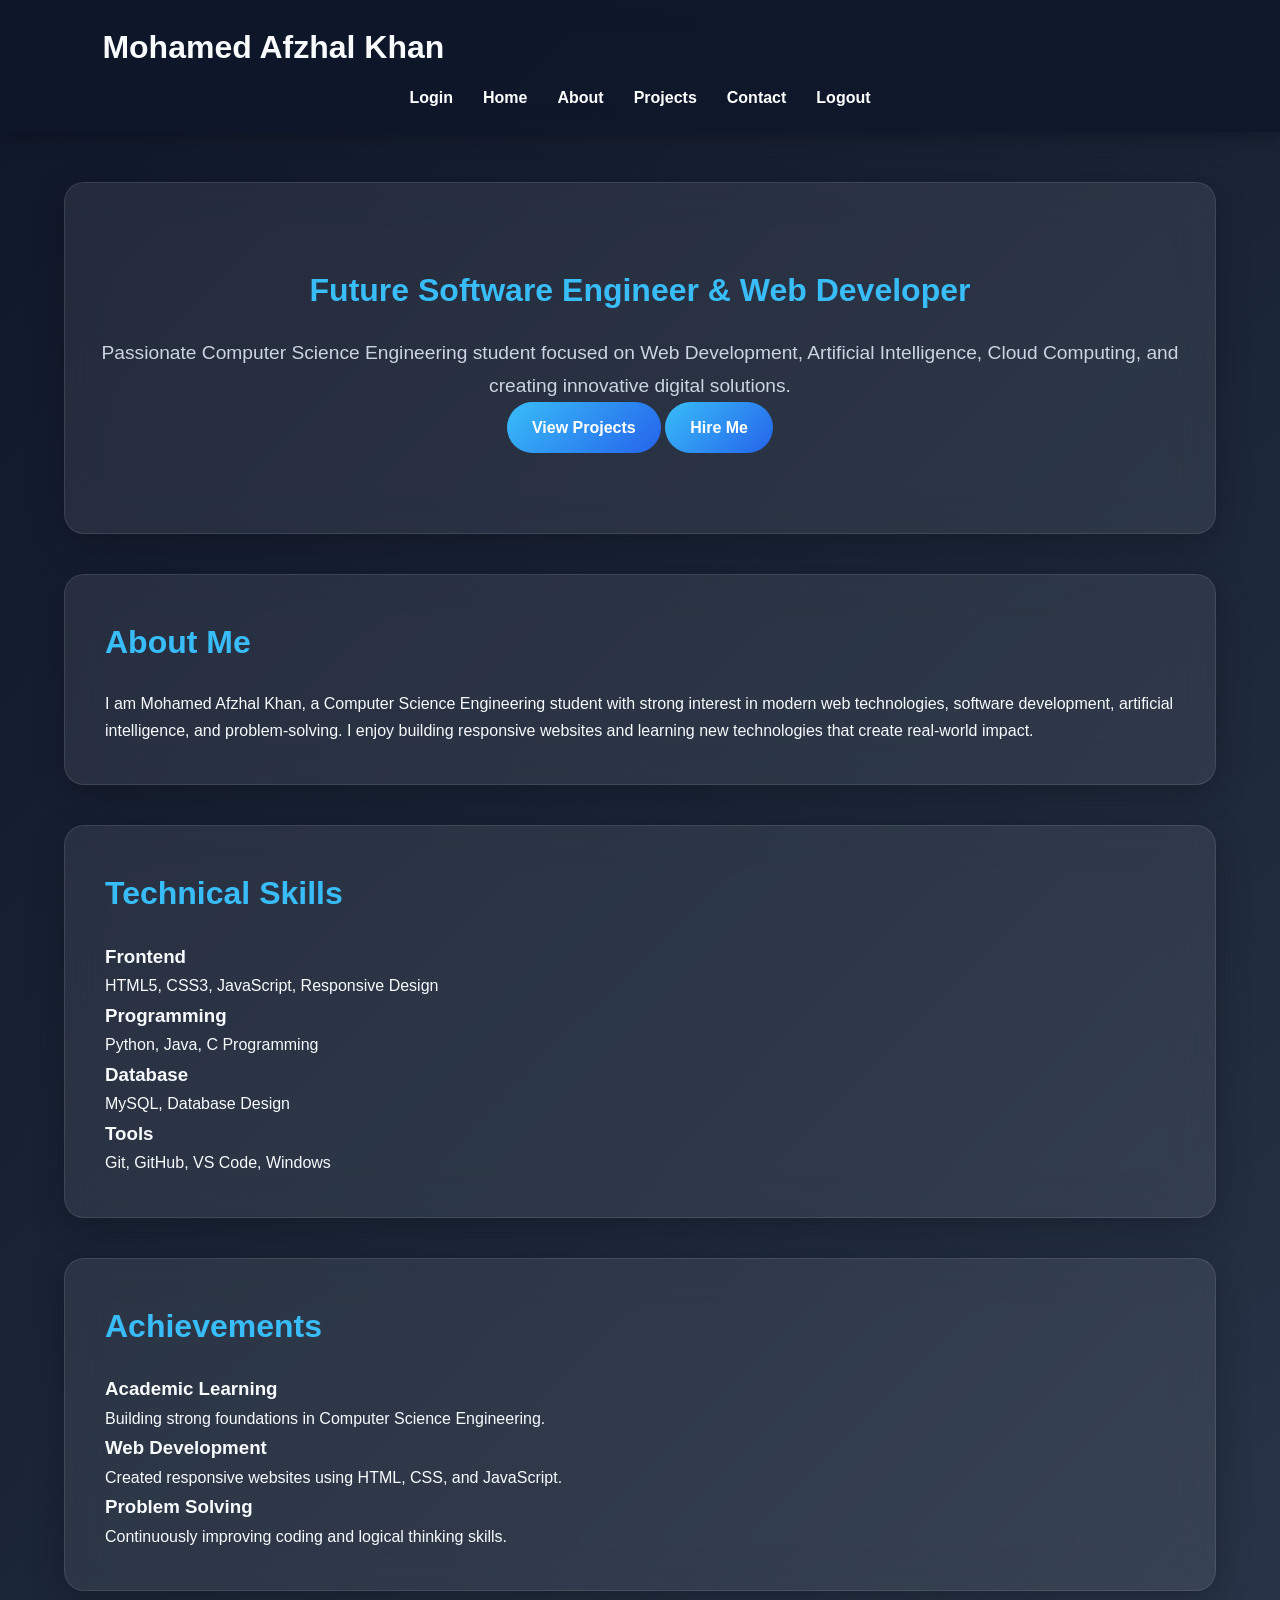
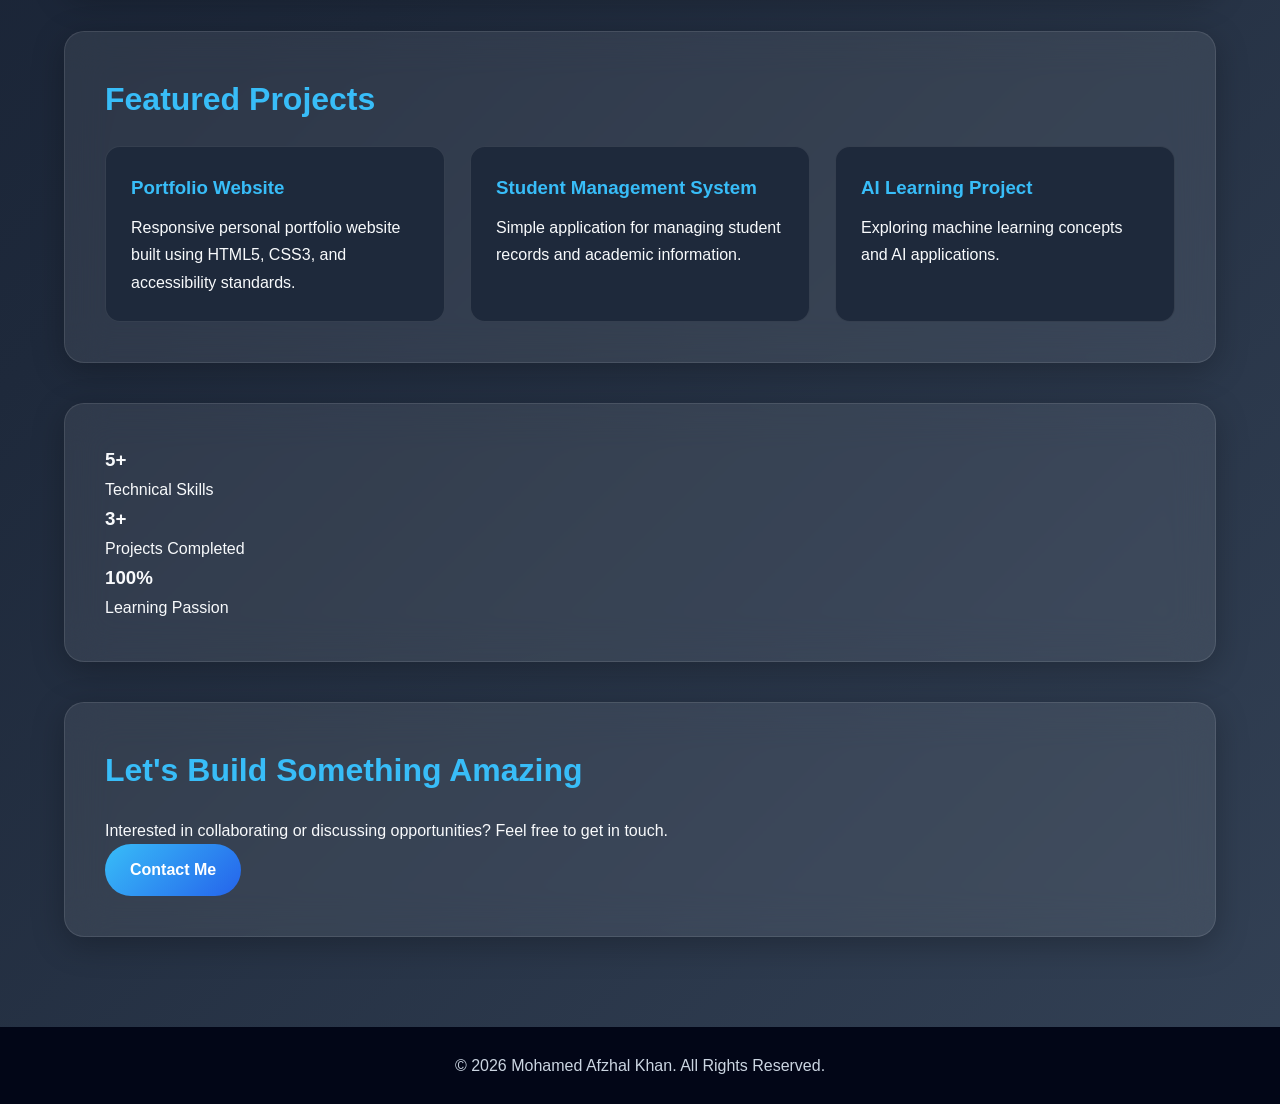
<file: index.html>
<!DOCTYPE html>
<html lang="en">
<head>
<meta charset="UTF-8">
<meta name="viewport" content="width=device-width, initial-scale=1.0">

<title>Mohamed Afzhal Khan | Portfolio</title>

<meta name="description" content="Personal Portfolio of Mohamed Afzhal Khan - Computer Science Engineering Student, Web Developer, and Technology Enthusiast.">

<meta name="keywords" content="Portfolio, Web Developer, HTML, CSS, JavaScript, Python, AI, Computer Science">

<meta name="author" content="Mohamed Afzhal Khan">

<link rel="stylesheet" href="style.css">
</head>

<body>

<a href="#main-content" class="skip-link">
Skip to Main Content
</a>

<header>

<div class="logo">
    <h1>Mohamed Afzhal Khan</h1>
</div>

<nav aria-label="Primary Navigation">
<ul>
<li><a href="login.html">Login</a></li>
<li><a href="home.html">Home</a></li>
<li><a href="about.html">About</a></li>
<li><a href="projects.html">Projects</a></li>
<li><a href="contact.html">Contact</a></li>
<li><a href="logout.html">Logout</a></li>
</ul>
</nav>

</header>

<main id="main-content">

<!-- Hero Section -->

<section class="hero">

<div class="hero-content">

<h2>Future Software Engineer & Web Developer</h2>

<p>
Passionate Computer Science Engineering student focused on
Web Development, Artificial Intelligence, Cloud Computing,
and creating innovative digital solutions.
</p>

<div class="hero-buttons">
<a href="projects.html" class="btn">View Projects</a>
<a href="contact.html" class="btn btn-outline">Hire Me</a>
</div>

</div>

</section>

<!-- About Preview -->

<section class="about-preview">

<h2>About Me</h2>

<p>
I am Mohamed Afzhal Khan, a Computer Science Engineering student
with strong interest in modern web technologies, software development,
artificial intelligence, and problem-solving. I enjoy building
responsive websites and learning new technologies that create
real-world impact.
</p>

</section>

<!-- Skills -->

<section class="skills">

<h2>Technical Skills</h2>

<div class="skills-grid">

<div class="skill-card">
<h3>Frontend</h3>
<p>HTML5, CSS3, JavaScript, Responsive Design</p>
</div>

<div class="skill-card">
<h3>Programming</h3>
<p>Python, Java, C Programming</p>
</div>

<div class="skill-card">
<h3>Database</h3>
<p>MySQL, Database Design</p>
</div>

<div class="skill-card">
<h3>Tools</h3>
<p>Git, GitHub, VS Code, Windows</p>
</div>

</div>

</section>

<!-- Achievements -->

<section class="achievements">

<h2>Achievements</h2>

<div class="achievement-grid">

<div class="achievement-card">
<h3>Academic Learning</h3>
<p>Building strong foundations in Computer Science Engineering.</p>
</div>

<div class="achievement-card">
<h3>Web Development</h3>
<p>Created responsive websites using HTML, CSS, and JavaScript.</p>
</div>

<div class="achievement-card">
<h3>Problem Solving</h3>
<p>Continuously improving coding and logical thinking skills.</p>
</div>

</div>

</section>

<!-- Projects Preview -->

<section class="projects-preview">

<h2>Featured Projects</h2>

<div class="project-grid">

<div class="project-card">
<h3>Portfolio Website</h3>
<p>
Responsive personal portfolio website built using
HTML5, CSS3, and accessibility standards.
</p>
</div>

<div class="project-card">
<h3>Student Management System</h3>
<p>
Simple application for managing student records
and academic information.
</p>
</div>

<div class="project-card">
<h3>AI Learning Project</h3>
<p>
Exploring machine learning concepts and AI applications.
</p>
</div>

</div>

</section>

<!-- Statistics -->

<section class="stats">

<div class="stat-box">
<h3>5+</h3>
<p>Technical Skills</p>
</div>

<div class="stat-box">
<h3>3+</h3>
<p>Projects Completed</p>
</div>

<div class="stat-box">
<h3>100%</h3>
<p>Learning Passion</p>
</div>

</section>

<!-- Contact CTA -->

<section class="cta">

<h2>Let's Build Something Amazing</h2>

<p>
Interested in collaborating or discussing opportunities?
Feel free to get in touch.
</p>

<a href="contact.html" class="btn">
Contact Me
</a>

</section>

</main>

<footer>

<p>
© 2026 Mohamed Afzhal Khan. All Rights Reserved.
</p>

</footer>

</body>
</html>
</file>
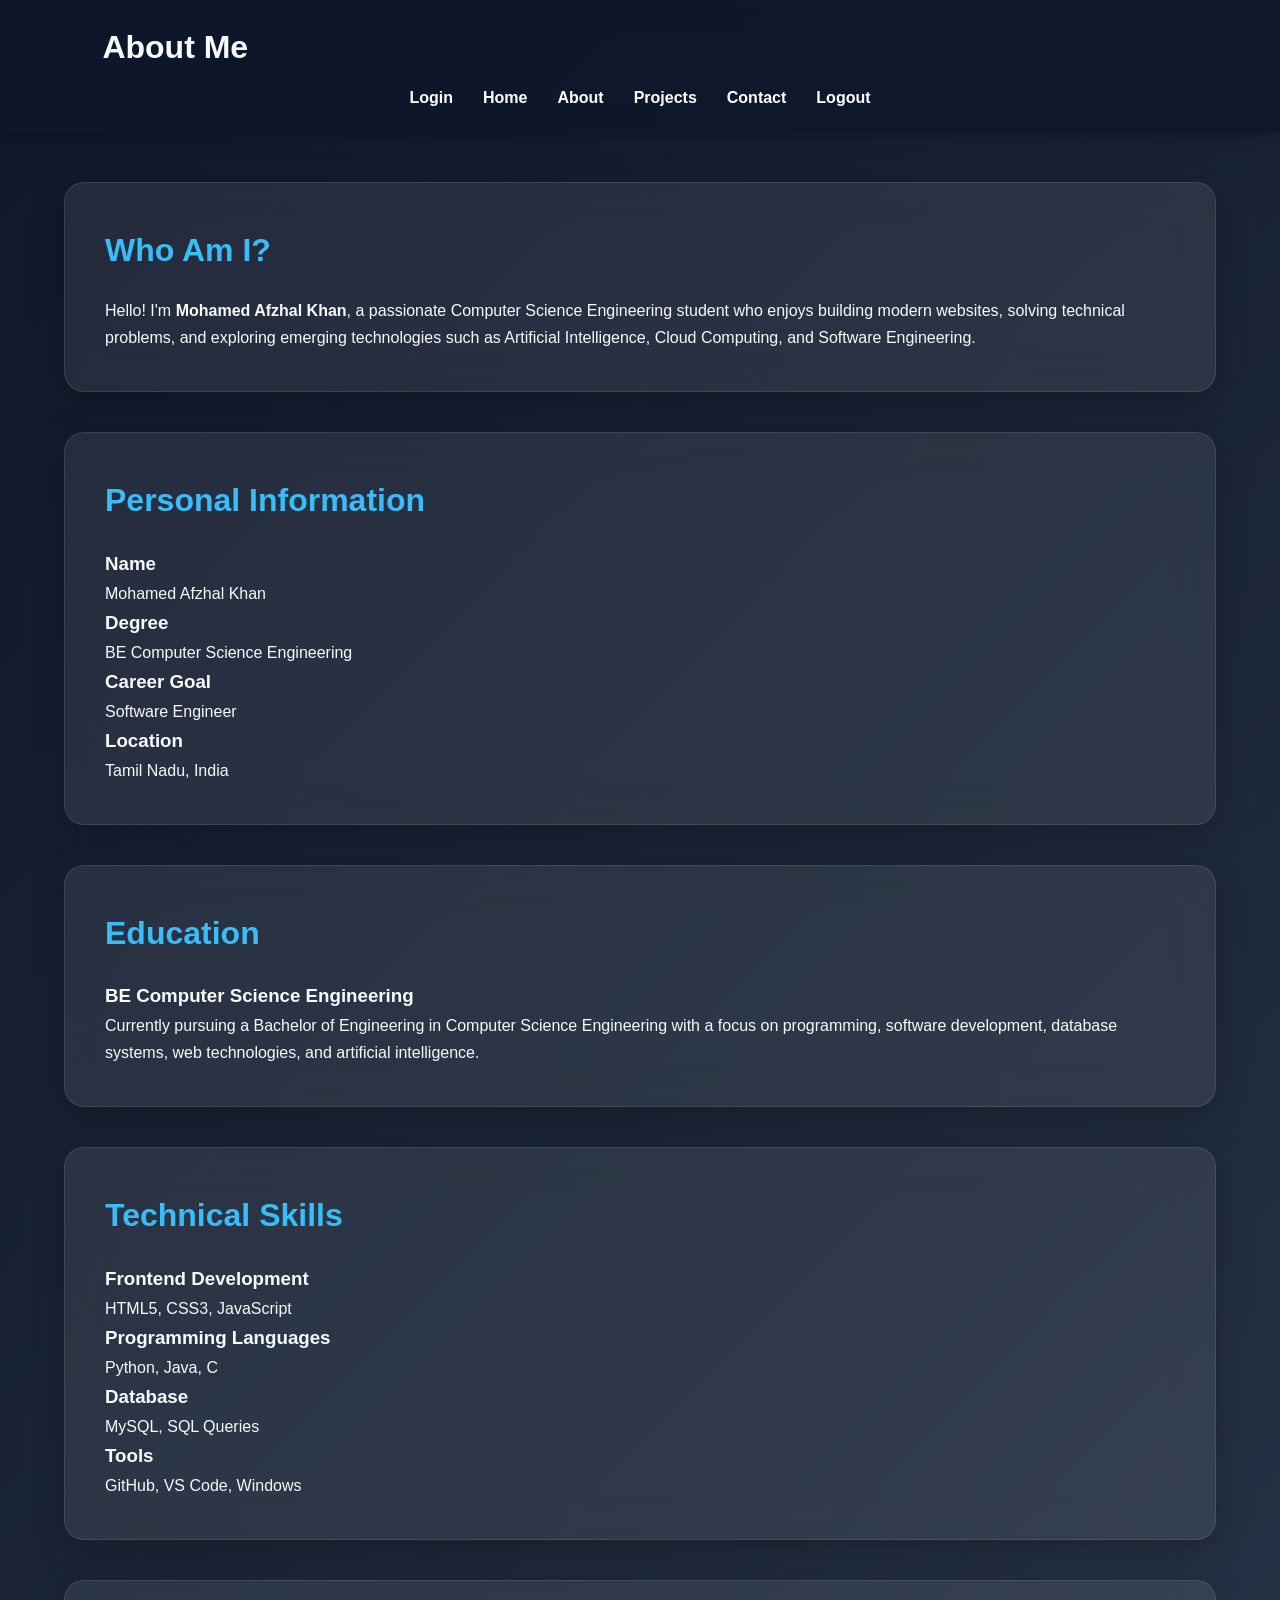
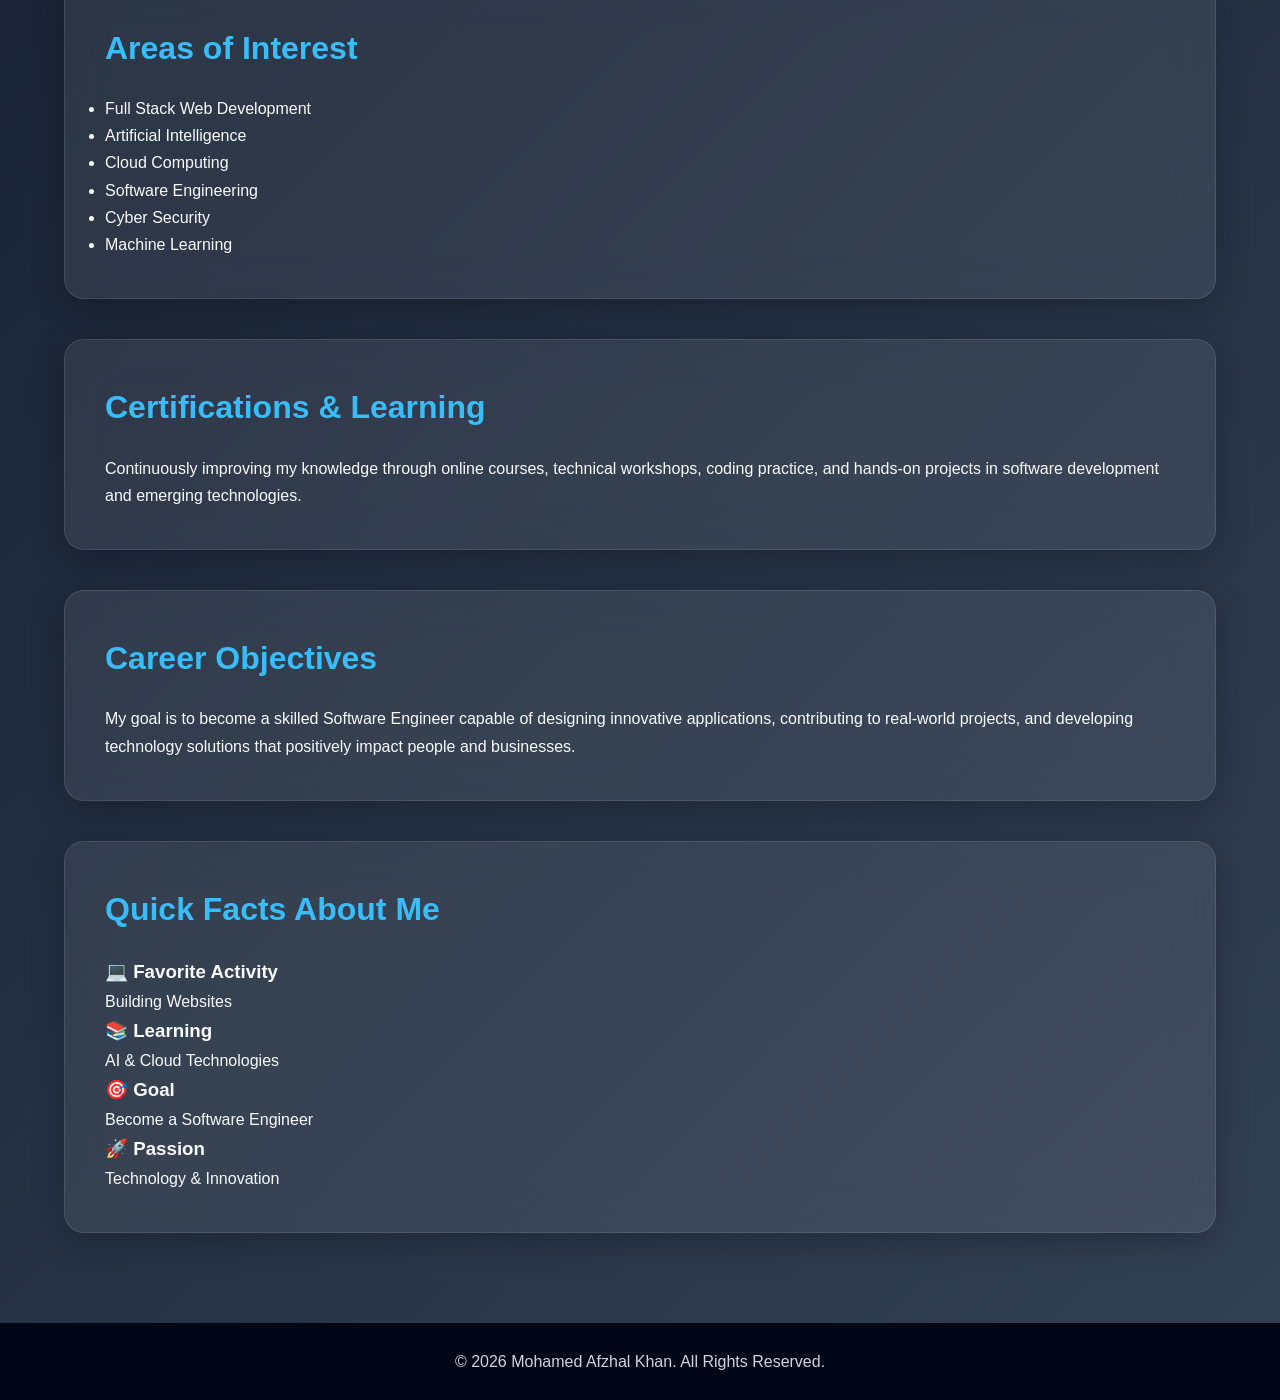
<file: about.html>
<!DOCTYPE html>
<html lang="en">
<head>
<meta charset="UTF-8">
<meta name="viewport" content="width=device-width, initial-scale=1.0">

<title>About Me | Mohamed Afzhal Khan Portfolio</title>

<meta name="description" content="Learn more about Mohamed Afzhal Khan, Computer Science Engineering Student and Web Developer.">

<meta name="keywords" content="About Me, Portfolio, Computer Science, Web Developer">

<meta name="author" content="Mohamed Afzhal Khan">

<link rel="stylesheet" href="style.css">
</head>

<body>

<a href="#main-content" class="skip-link">
Skip to Main Content
</a>

<header>

<h1>About Me</h1>

<nav aria-label="Primary Navigation">
<ul>
<li><a href="login.html">Login</a></li>
<li><a href="home.html">Home</a></li>
<li><a href="about.html">About</a></li>
<li><a href="projects.html">Projects</a></li>
<li><a href="contact.html">Contact</a></li>
<li><a href="logout.html">Logout</a></li>
</ul>
</nav>

</header>

<main id="main-content">

<!-- Hero Section -->

<section class="about-hero">

<h2>Who Am I?</h2>

<p>
Hello! I'm <strong>Mohamed Afzhal Khan</strong>, a passionate
Computer Science Engineering student who enjoys building
modern websites, solving technical problems, and exploring
emerging technologies such as Artificial Intelligence,
Cloud Computing, and Software Engineering.
</p>

</section>

<!-- Personal Information -->

<section class="personal-info">

<h2>Personal Information</h2>

<div class="info-grid">

<div class="info-card">
<h3>Name</h3>
<p>Mohamed Afzhal Khan</p>
</div>

<div class="info-card">
<h3>Degree</h3>
<p>BE Computer Science Engineering</p>
</div>

<div class="info-card">
<h3>Career Goal</h3>
<p>Software Engineer</p>
</div>

<div class="info-card">
<h3>Location</h3>
<p>Tamil Nadu, India</p>
</div>

</div>

</section>

<!-- Education -->

<section class="education">

<h2>Education</h2>

<article class="education-card">

<h3>BE Computer Science Engineering</h3>

<p>
Currently pursuing a Bachelor of Engineering in Computer
Science Engineering with a focus on programming,
software development, database systems,
web technologies, and artificial intelligence.
</p>

</article>

</section>

<!-- Skills -->

<section class="skills">

<h2>Technical Skills</h2>

<div class="skills-grid">

<div class="skill-card">
<h3>Frontend Development</h3>
<p>HTML5, CSS3, JavaScript</p>
</div>

<div class="skill-card">
<h3>Programming Languages</h3>
<p>Python, Java, C</p>
</div>

<div class="skill-card">
<h3>Database</h3>
<p>MySQL, SQL Queries</p>
</div>

<div class="skill-card">
<h3>Tools</h3>
<p>GitHub, VS Code, Windows</p>
</div>

</div>

</section>

<!-- Interests -->

<section class="interests">

<h2>Areas of Interest</h2>

<ul>
<li>Full Stack Web Development</li>
<li>Artificial Intelligence</li>
<li>Cloud Computing</li>
<li>Software Engineering</li>
<li>Cyber Security</li>
<li>Machine Learning</li>
</ul>

</section>

<!-- Certifications -->

<section class="certifications">

<h2>Certifications & Learning</h2>

<p>
Continuously improving my knowledge through online courses,
technical workshops, coding practice, and hands-on projects
in software development and emerging technologies.
</p>

</section>

<!-- Career Goals -->

<section class="goals">

<h2>Career Objectives</h2>

<p>
My goal is to become a skilled Software Engineer capable
of designing innovative applications, contributing to
real-world projects, and developing technology solutions
that positively impact people and businesses.
</p>

</section>

<!-- Fun Facts -->

<section class="fun-facts">

<h2>Quick Facts About Me</h2>

<div class="info-grid">

<div class="info-card">
<h3>💻 Favorite Activity</h3>
<p>Building Websites</p>
</div>

<div class="info-card">
<h3>📚 Learning</h3>
<p>AI & Cloud Technologies</p>
</div>

<div class="info-card">
<h3>🎯 Goal</h3>
<p>Become a Software Engineer</p>
</div>

<div class="info-card">
<h3>🚀 Passion</h3>
<p>Technology & Innovation</p>
</div>

</div>

</section>

</main>

<footer>

<p>
© 2026 Mohamed Afzhal Khan. All Rights Reserved.
</p>

</footer>

</body>
</html>
</file>
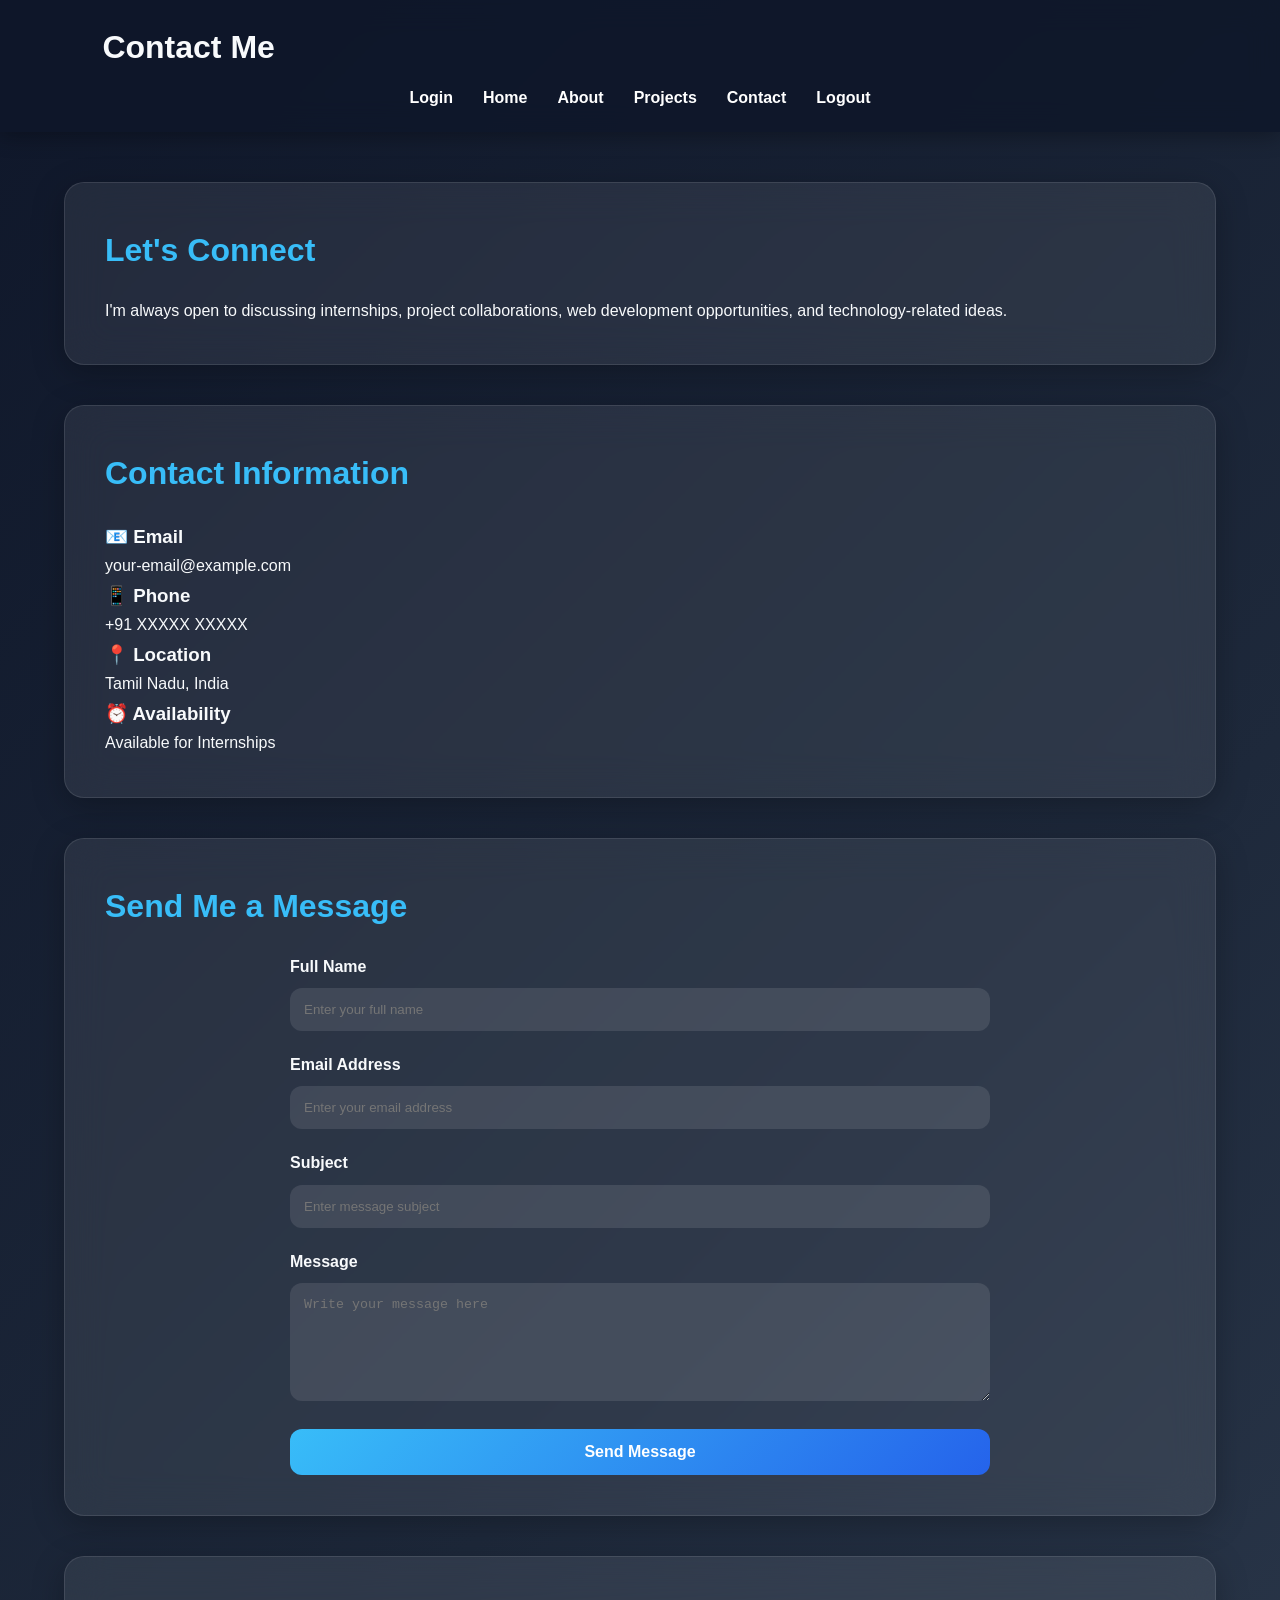
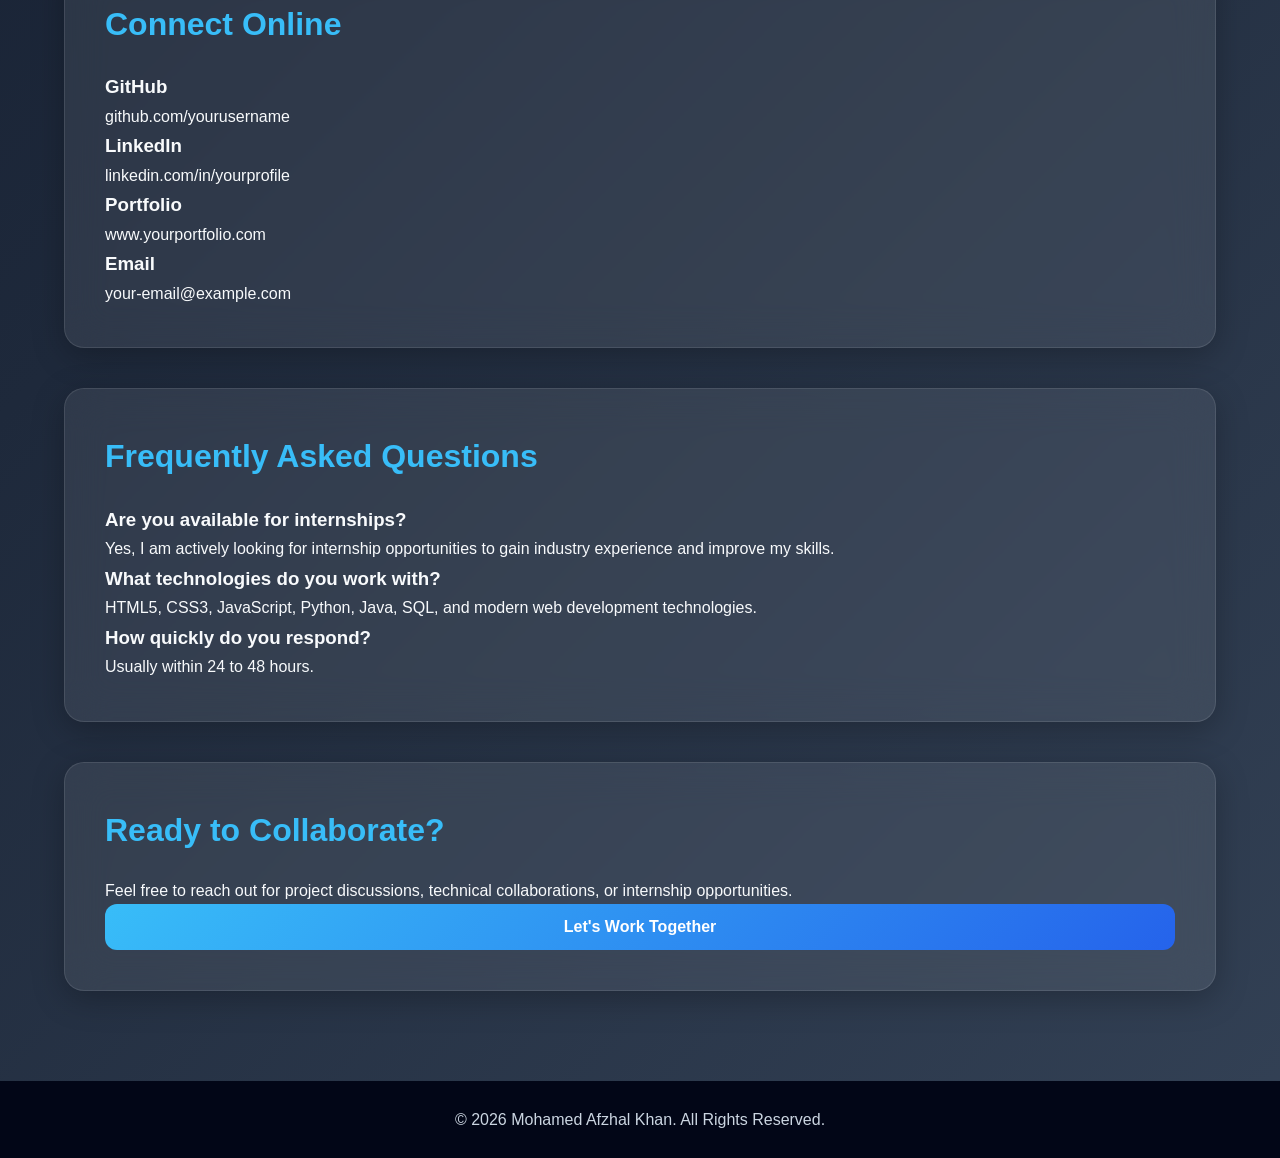
<file: contact.html>
<!DOCTYPE html>
<html lang="en">
<head>
<meta charset="UTF-8">
<meta name="viewport" content="width=device-width, initial-scale=1.0">

<title>Contact | Mohamed Afzhal Khan Portfolio</title>

<meta name="description" content="Contact Mohamed Afzhal Khan for internships, collaborations, and project opportunities.">

<meta name="keywords" content="Contact, Portfolio, Web Developer, Computer Science">

<meta name="author" content="Mohamed Afzhal Khan">

<link rel="stylesheet" href="style.css">
</head>

<body>

<a href="#main-content" class="skip-link">
Skip to Main Content
</a>

<header>

<h1>Contact Me</h1>

<nav aria-label="Primary Navigation">
<ul>
<li><a href="login.html">Login</a></li>
<li><a href="home.html">Home</a></li>
<li><a href="about.html">About</a></li>
<li><a href="projects.html">Projects</a></li>
<li><a href="contact.html">Contact</a></li>
<li><a href="logout.html">Logout</a></li>
</ul>
</nav>

</header>

<main id="main-content">

<!-- Hero Section -->

<section class="contact-hero">

<h2>Let's Connect</h2>

<p>
I'm always open to discussing internships,
project collaborations, web development opportunities,
and technology-related ideas.
</p>

</section>

<!-- Contact Information -->

<section class="contact-info">

<h2>Contact Information</h2>

<div class="info-grid">

<div class="info-card">
<h3>📧 Email</h3>
<p>your-email@example.com</p>
</div>

<div class="info-card">
<h3>📱 Phone</h3>
<p>+91 XXXXX XXXXX</p>
</div>

<div class="info-card">
<h3>📍 Location</h3>
<p>Tamil Nadu, India</p>
</div>

<div class="info-card">
<h3>⏰ Availability</h3>
<p>Available for Internships</p>
</div>

</div>

</section>

<!-- Contact Form -->

<section aria-labelledby="contact-heading">

<h2 id="contact-heading">
Send Me a Message
</h2>

<form action="#" method="post">

<label for="name">
Full Name
</label>

<input
type="text"
id="name"
name="name"
required
placeholder="Enter your full name">

<label for="email">
Email Address
</label>

<input
type="email"
id="email"
name="email"
required
placeholder="Enter your email address">

<label for="subject">
Subject
</label>

<input
type="text"
id="subject"
name="subject"
required
placeholder="Enter message subject">

<label for="message">
Message
</label>

<textarea
id="message"
name="message"
rows="6"
required
placeholder="Write your message here"></textarea>

<button type="submit">
Send Message
</button>

</form>

</section>

<!-- Social Links -->

<section class="social-links">

<h2>Connect Online</h2>

<div class="info-grid">

<div class="info-card">
<h3>GitHub</h3>
<p>github.com/yourusername</p>
</div>

<div class="info-card">
<h3>LinkedIn</h3>
<p>linkedin.com/in/yourprofile</p>
</div>

<div class="info-card">
<h3>Portfolio</h3>
<p>www.yourportfolio.com</p>
</div>

<div class="info-card">
<h3>Email</h3>
<p>your-email@example.com</p>
</div>

</div>

</section>

<!-- FAQ Section -->

<section class="faq">

<h2>Frequently Asked Questions</h2>

<article>
<h3>Are you available for internships?</h3>
<p>
Yes, I am actively looking for internship opportunities
to gain industry experience and improve my skills.
</p>
</article>

<article>
<h3>What technologies do you work with?</h3>
<p>
HTML5, CSS3, JavaScript, Python, Java, SQL,
and modern web development technologies.
</p>
</article>

<article>
<h3>How quickly do you respond?</h3>
<p>
Usually within 24 to 48 hours.
</p>
</article>

</section>

<!-- CTA Section -->

<section class="cta-section">

<h2>Ready to Collaborate?</h2>

<p>
Feel free to reach out for project discussions,
technical collaborations, or internship opportunities.
</p>

<button type="button">
Let's Work Together
</button>

</section>

</main>

<footer>

<p>
© 2026 Mohamed Afzhal Khan. All Rights Reserved.
</p>

</footer>

</body>
</html>
</file>
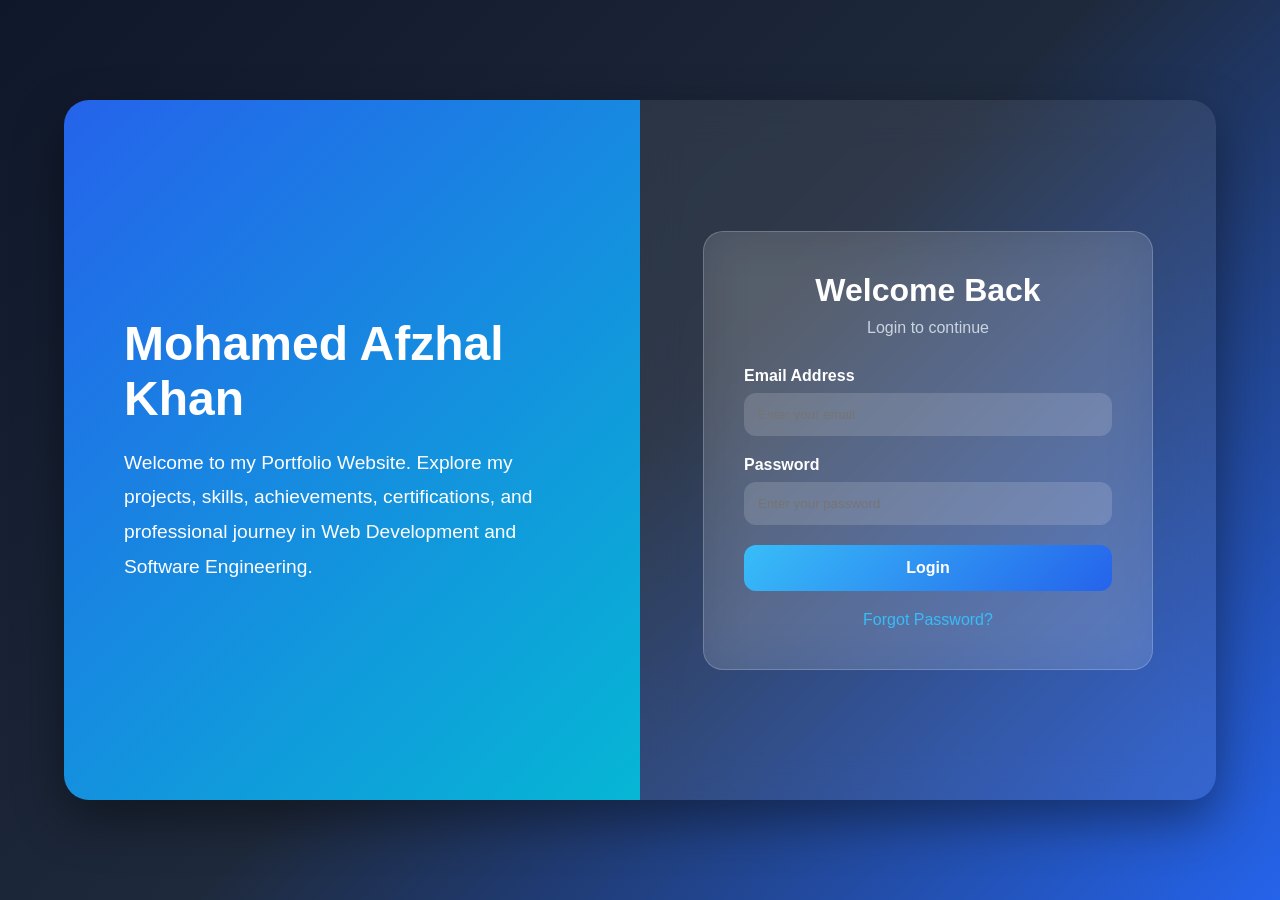
<file: login.html>
<!DOCTYPE html>
<html lang="en">
<head>
<meta charset="UTF-8">
<meta name="viewport" content="width=device-width, initial-scale=1.0">

<title>Login | Mohamed Afzhal Khan Portfolio</title>

<meta name="description" content="Login page for portfolio website">
<meta name="keywords" content="Login, Portfolio, Web Developer">
<meta name="author" content="Mohamed Afzhal Khan">

<style>
*{
    margin:0;
    padding:0;
    box-sizing:border-box;
}

body{
    font-family:'Segoe UI',sans-serif;
    min-height:100vh;
    background:linear-gradient(135deg,#0f172a,#1e293b,#2563eb);
    display:flex;
    justify-content:center;
    align-items:center;
}

.skip-link{
    position:absolute;
    left:-9999px;
}

.skip-link:focus{
    left:20px;
    top:20px;
    background:white;
    color:black;
    padding:10px;
    border-radius:5px;
}

.login-container{
    width:90%;
    max-width:1200px;
    min-height:700px;
    display:grid;
    grid-template-columns:1fr 1fr;
    overflow:hidden;
    border-radius:25px;
    box-shadow:0 20px 50px rgba(0,0,0,.4);
}

.left-panel{
    background:linear-gradient(135deg,#2563eb,#06b6d4);
    color:white;
    display:flex;
    flex-direction:column;
    justify-content:center;
    padding:60px;
}

.left-panel h1{
    font-size:3rem;
    margin-bottom:20px;
}

.left-panel p{
    font-size:1.2rem;
    line-height:1.8;
}

.right-panel{
    background:rgba(255,255,255,.08);
    backdrop-filter:blur(20px);
    display:flex;
    justify-content:center;
    align-items:center;
    padding:40px;
}

.login-card{
    width:100%;
    max-width:450px;
    background:rgba(255,255,255,.12);
    backdrop-filter:blur(25px);
    border-radius:20px;
    padding:40px;
    border:1px solid rgba(255,255,255,.2);
}

.login-card h2{
    text-align:center;
    color:white;
    margin-bottom:10px;
    font-size:2rem;
}

.subtitle{
    text-align:center;
    color:#cbd5e1;
    margin-bottom:30px;
}

label{
    display:block;
    color:white;
    margin-bottom:8px;
    font-weight:600;
}

input{
    width:100%;
    padding:14px;
    border:none;
    border-radius:12px;
    margin-bottom:20px;
    background:rgba(255,255,255,.15);
    color:white;
    outline:none;
}

input:focus{
    border:2px solid #38bdf8;
}

button{
    width:100%;
    padding:14px;
    border:none;
    border-radius:12px;
    background:linear-gradient(135deg,#38bdf8,#2563eb);
    color:white;
    font-size:1rem;
    font-weight:bold;
    cursor:pointer;
    transition:.3s;
}

button:hover{
    transform:translateY(-3px);
    box-shadow:0 10px 25px rgba(56,189,248,.5);
}

.extra-links{
    text-align:center;
    margin-top:20px;
}

.extra-links a{
    color:#38bdf8;
    text-decoration:none;
}

.extra-links a:hover{
    text-decoration:underline;
}

footer{
    display:none;
}

@media(max-width:900px){

    .login-container{
        grid-template-columns:1fr;
    }

    .left-panel{
        text-align:center;
        padding:40px;
    }

    .left-panel h1{
        font-size:2rem;
    }
}
</style>

</head>

<body>

<a href="#main-content" class="skip-link">
Skip to Main Content
</a>

<div class="login-container">

    <div class="left-panel">
        <h1>Mohamed Afzhal Khan</h1>
        <p>
            Welcome to my Portfolio Website.
            Explore my projects, skills, achievements,
            certifications, and professional journey in
            Web Development and Software Engineering.
        </p>
    </div>

    <main id="main-content" class="right-panel">

        <section class="login-card" aria-labelledby="login-heading">

            <h2 id="login-heading">Welcome Back</h2>

            <p class="subtitle">
                Login to continue
            </p>

            <form action="home.html" method="post">

                <label for="email">
                    Email Address
                </label>

                <input
                type="email"
                id="email"
                name="email"
                placeholder="Enter your email"
                required>

                <label for="password">
                    Password
                </label>

                <input
                type="password"
                id="password"
                name="password"
                placeholder="Enter your password"
                required>

                <button type="submit">
                    Login
                </button>

            </form>

            <div class="extra-links">
                <p>
                    <a href="#">Forgot Password?</a>
                </p>
            </div>

        </section>

    </main>

</div>

</body>
</html>
</file>
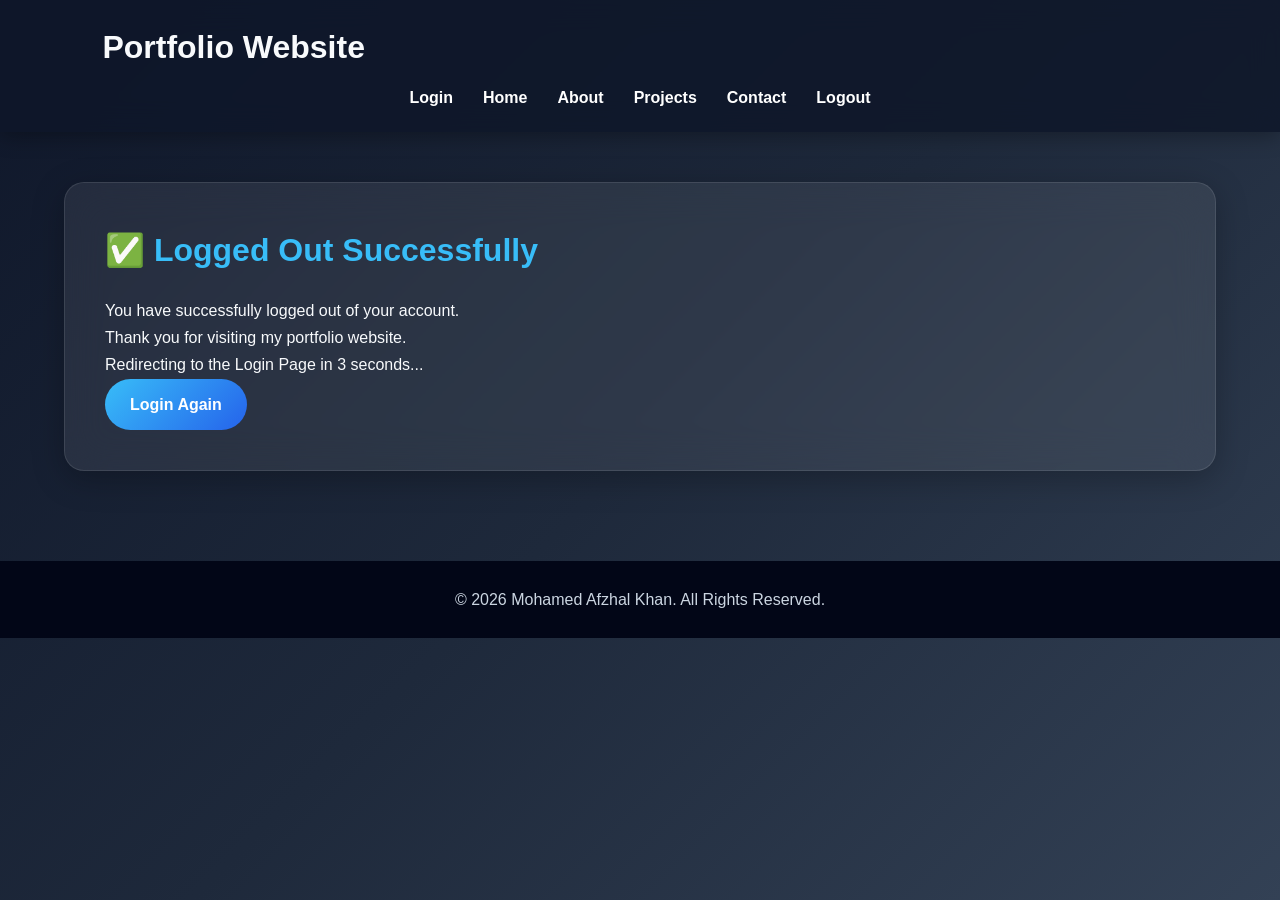
<file: logout.html>
<!DOCTYPE html>
<html lang="en">
<head>
<meta charset="UTF-8">
<meta name="viewport" content="width=device-width, initial-scale=1.0">

<title>Logout | Portfolio</title>

<meta name="description" content="Logout page for portfolio website">

<!-- Auto Redirect After 3 Seconds -->
<meta http-equiv="refresh" content="3;url=login.html">

<link rel="stylesheet" href="style.css">

</head>

<body>

<header>

<h1>Portfolio Website</h1>

<nav aria-label="Primary Navigation">
<ul>
<li><a href="login.html">Login</a></li>
<li><a href="home.html">Home</a></li>
<li><a href="about.html">About</a></li>
<li><a href="projects.html">Projects</a></li>
<li><a href="contact.html">Contact</a></li>
<li><a href="logout.html" aria-current="page">Logout</a></li>
</ul>
</nav>

</header>

<main>

<section aria-labelledby="logout-heading">

<h2 id="logout-heading">✅ Logged Out Successfully</h2>

<p>
You have successfully logged out of your account.
</p>

<p>
Thank you for visiting my portfolio website.
</p>

<p>
Redirecting to the Login Page in 3 seconds...
</p>

<a href="login.html" class="btn">
Login Again
</a>

</section>

</main>

<footer>
<p>&copy; 2026 Mohamed Afzhal Khan. All Rights Reserved.</p>
</footer>

</body>
</html>
</file>
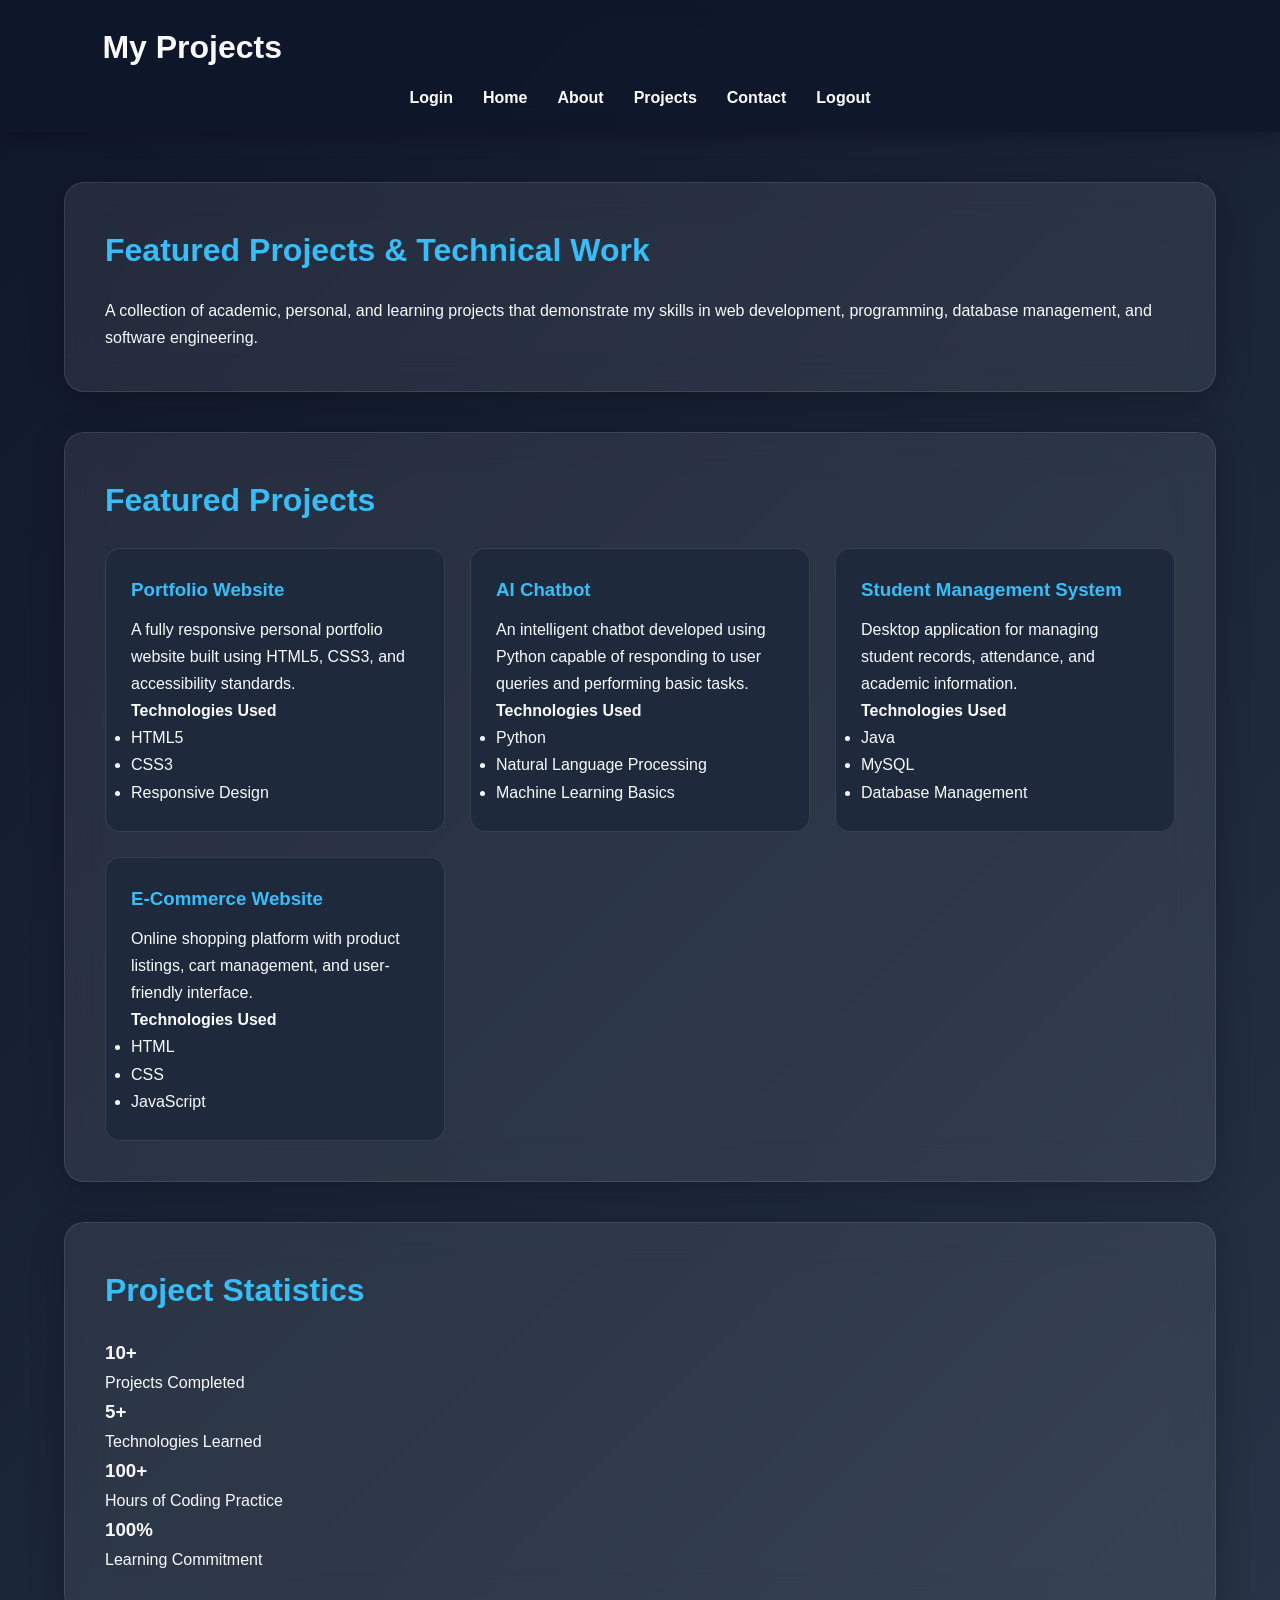
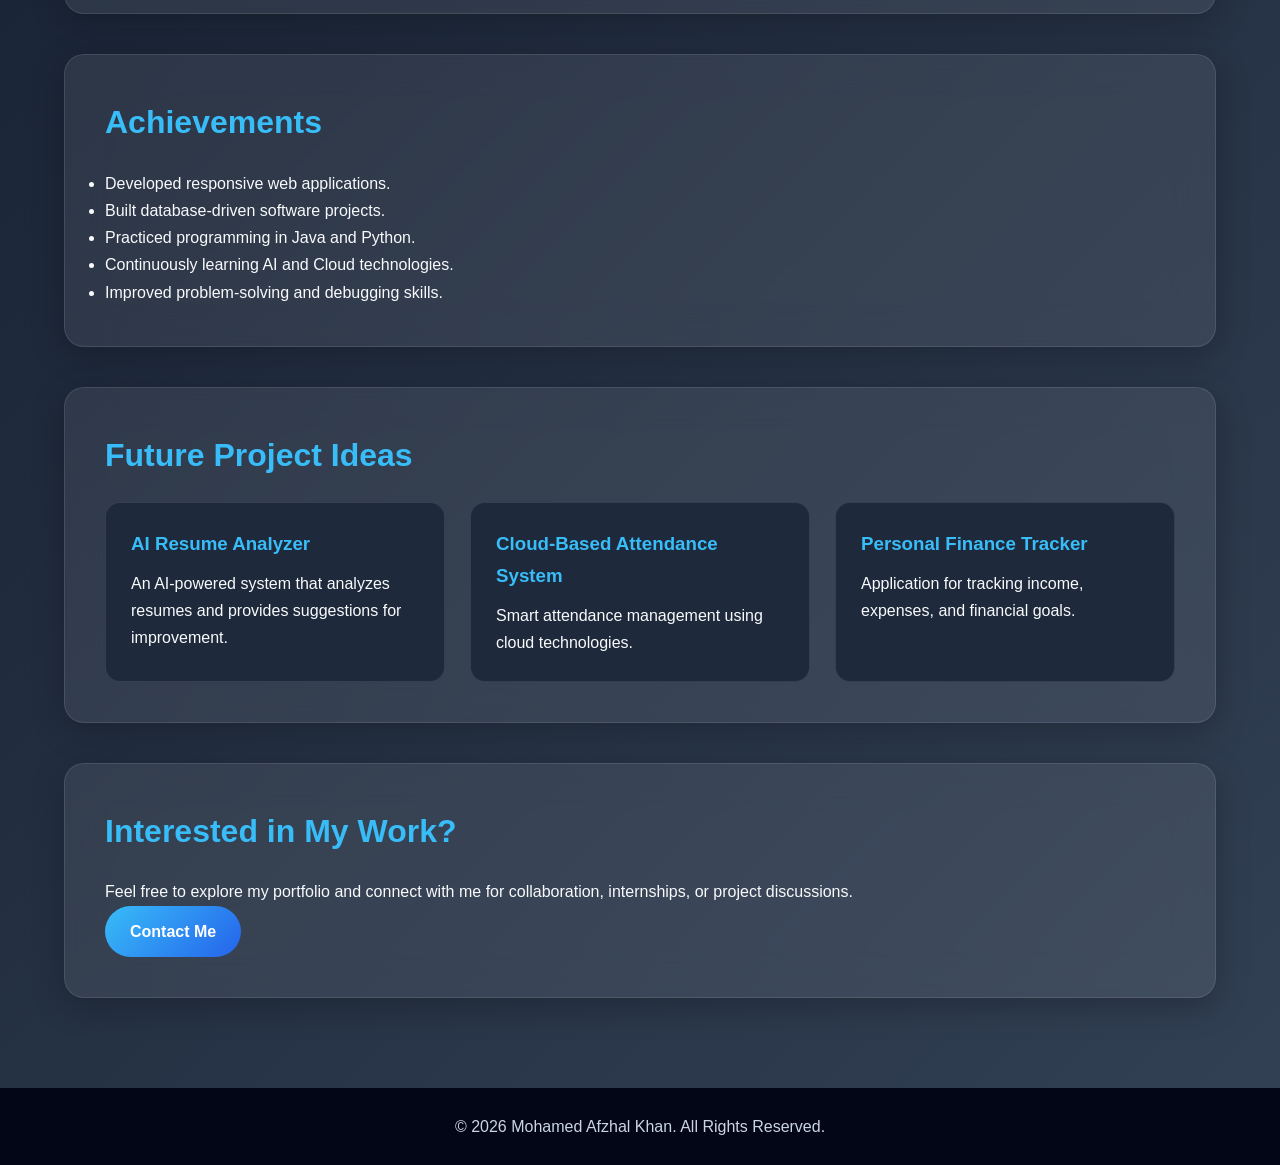
<file: projects.html>
<!DOCTYPE html>
<html lang="en">
<head>
<meta charset="UTF-8">
<meta name="viewport" content="width=device-width, initial-scale=1.0">

<title>Projects | Mohamed Afzhal Khan Portfolio</title>

<meta name="description" content="Explore the projects, achievements, and technical work of Mohamed Afzhal Khan.">

<meta name="keywords" content="Portfolio Projects, Web Development, Java, Python, AI">

<meta name="author" content="Mohamed Afzhal Khan">

<link rel="stylesheet" href="style.css">
</head>

<body>

<a href="#main-content" class="skip-link">
Skip to Main Content
</a>

<header>

<h1>My Projects</h1>

<nav aria-label="Primary Navigation">
<ul>
<li><a href="login.html">Login</a></li>
<li><a href="home.html">Home</a></li>
<li><a href="about.html">About</a></li>
<li><a href="projects.html">Projects</a></li>
<li><a href="contact.html">Contact</a></li>
<li><a href="logout.html">Logout</a></li>
</ul>
</nav>

</header>

<main id="main-content">

<!-- Hero Section -->

<section class="project-hero">

<h2>Featured Projects & Technical Work</h2>

<p>
A collection of academic, personal, and learning projects
that demonstrate my skills in web development, programming,
database management, and software engineering.
</p>

</section>

<!-- Project Cards -->

<section class="projects-section">

<h2>Featured Projects</h2>

<div class="project-grid">

<article class="project-card">

<h3>Portfolio Website</h3>

<p>
A fully responsive personal portfolio website built using
HTML5, CSS3, and accessibility standards.
</p>

<h4>Technologies Used</h4>

<ul>
<li>HTML5</li>
<li>CSS3</li>
<li>Responsive Design</li>
</ul>

</article>

<article class="project-card">

<h3>AI Chatbot</h3>

<p>
An intelligent chatbot developed using Python capable of
responding to user queries and performing basic tasks.
</p>

<h4>Technologies Used</h4>

<ul>
<li>Python</li>
<li>Natural Language Processing</li>
<li>Machine Learning Basics</li>
</ul>

</article>

<article class="project-card">

<h3>Student Management System</h3>

<p>
Desktop application for managing student records,
attendance, and academic information.
</p>

<h4>Technologies Used</h4>

<ul>
<li>Java</li>
<li>MySQL</li>
<li>Database Management</li>
</ul>

</article>

<article class="project-card">

<h3>E-Commerce Website</h3>

<p>
Online shopping platform with product listings,
cart management, and user-friendly interface.
</p>

<h4>Technologies Used</h4>

<ul>
<li>HTML</li>
<li>CSS</li>
<li>JavaScript</li>
</ul>

</article>

</div>

</section>

<!-- Project Statistics -->

<section class="statistics">

<h2>Project Statistics</h2>

<div class="stats-grid">

<div class="stat-card">
<h3>10+</h3>
<p>Projects Completed</p>
</div>

<div class="stat-card">
<h3>5+</h3>
<p>Technologies Learned</p>
</div>

<div class="stat-card">
<h3>100+</h3>
<p>Hours of Coding Practice</p>
</div>

<div class="stat-card">
<h3>100%</h3>
<p>Learning Commitment</p>
</div>

</div>

</section>

<!-- Achievements -->

<section class="achievements">

<h2>Achievements</h2>

<ul>
<li>Developed responsive web applications.</li>
<li>Built database-driven software projects.</li>
<li>Practiced programming in Java and Python.</li>
<li>Continuously learning AI and Cloud technologies.</li>
<li>Improved problem-solving and debugging skills.</li>
</ul>

</section>

<!-- Future Projects -->

<section class="future-projects">

<h2>Future Project Ideas</h2>

<div class="project-grid">

<div class="project-card">

<h3>AI Resume Analyzer</h3>

<p>
An AI-powered system that analyzes resumes and
provides suggestions for improvement.
</p>

</div>

<div class="project-card">

<h3>Cloud-Based Attendance System</h3>

<p>
Smart attendance management using cloud technologies.
</p>

</div>

<div class="project-card">

<h3>Personal Finance Tracker</h3>

<p>
Application for tracking income, expenses,
and financial goals.
</p>

</div>

</div>

</section>

<!-- Call to Action -->

<section class="cta-section">

<h2>Interested in My Work?</h2>

<p>
Feel free to explore my portfolio and connect with me
for collaboration, internships, or project discussions.
</p>

<a href="contact.html" class="btn">
Contact Me
</a>

</section>

</main>

<footer>

<p>
© 2026 Mohamed Afzhal Khan. All Rights Reserved.
</p>

</footer>

</body>
</html>
</file>
<file: style.css>
/* =========================
   GLOBAL STYLES
========================= */
*{
    margin:0;
    padding:0;
    box-sizing:border-box;
}

html{
    scroll-behavior:smooth;
}

body{
    font-family:'Segoe UI',sans-serif;
    line-height:1.7;
    background:linear-gradient(135deg,#0f172a,#1e293b,#334155);
    color:#f8fafc;
    min-height:100vh;
}

/* =========================
   SKIP LINK
========================= */
.skip-link{
    position:absolute;
    left:-9999px;
}

.skip-link:focus{
    left:20px;
    top:20px;
    background:#ffffff;
    color:#000;
    padding:12px 20px;
    border-radius:8px;
    z-index:999;
}

/* =========================
   HEADER
========================= */
header{
    position:sticky;
    top:0;
    z-index:1000;
    background:rgba(15,23,42,0.85);
    backdrop-filter:blur(15px);
    padding:20px 8%;
    box-shadow:0 4px 20px rgba(0,0,0,.3);
}

header h1{
    font-size:2rem;
    font-weight:700;
    margin-bottom:10px;
}

/* =========================
   NAVIGATION
========================= */
nav ul{
    display:flex;
    justify-content:center;
    align-items:center;
    gap:30px;
    list-style:none;
    flex-wrap:wrap;
}

nav a{
    color:white;
    text-decoration:none;
    font-weight:600;
    transition:.3s;
    position:relative;
}

nav a::after{
    content:'';
    position:absolute;
    width:0;
    height:2px;
    bottom:-5px;
    left:0;
    background:#38bdf8;
    transition:.3s;
}

nav a:hover::after{
    width:100%;
}

nav a:hover{
    color:#38bdf8;
}

/* =========================
   MAIN
========================= */
main{
    width:90%;
    max-width:1200px;
    margin:auto;
    padding:50px 0;
}

/* =========================
   SECTIONS
========================= */
section{
    background:rgba(255,255,255,0.08);
    backdrop-filter:blur(20px);
    border:1px solid rgba(255,255,255,0.1);
    border-radius:20px;
    padding:40px;
    margin-bottom:40px;
    box-shadow:0 8px 32px rgba(0,0,0,.25);
    transition:.4s;
}

section:hover{
    transform:translateY(-8px);
}

section h2{
    margin-bottom:20px;
    color:#38bdf8;
    font-size:2rem;
}

/* =========================
   HERO SECTION
========================= */
.hero{
    text-align:center;
    padding:80px 20px;
}

.hero h1{
    font-size:3.5rem;
    margin-bottom:15px;
}

.hero p{
    font-size:1.2rem;
    color:#cbd5e1;
}

/* =========================
   PROJECT CARDS
========================= */
.project-grid{
    display:grid;
    grid-template-columns:repeat(auto-fit,minmax(280px,1fr));
    gap:25px;
}

.project-card{
    background:#1e293b;
    padding:25px;
    border-radius:15px;
    transition:.4s;
    border:1px solid rgba(255,255,255,.1);
}

.project-card:hover{
    transform:translateY(-10px);
    box-shadow:0 10px 25px rgba(56,189,248,.4);
}

.project-card h3{
    color:#38bdf8;
    margin-bottom:10px;
}

/* =========================
   BUTTONS
========================= */
.btn{
    display:inline-block;
    padding:12px 25px;
    background:linear-gradient(135deg,#38bdf8,#2563eb);
    color:white;
    border:none;
    border-radius:30px;
    text-decoration:none;
    font-weight:bold;
    transition:.3s;
}

.btn:hover{
    transform:scale(1.05);
    box-shadow:0 0 20px rgba(56,189,248,.6);
}

/* =========================
   FORM
========================= */
form{
    max-width:700px;
    margin:auto;
}

label{
    display:block;
    margin-bottom:8px;
    font-weight:600;
}

input,
textarea{
    width:100%;
    padding:14px;
    border:none;
    border-radius:12px;
    background:rgba(255,255,255,.1);
    color:white;
    margin-bottom:20px;
    outline:none;
}

input:focus,
textarea:focus{
    border:2px solid #38bdf8;
}

button{
    width:100%;
    padding:14px;
    border:none;
    border-radius:12px;
    background:linear-gradient(135deg,#38bdf8,#2563eb);
    color:white;
    font-size:1rem;
    font-weight:bold;
    cursor:pointer;
    transition:.3s;
}

button:hover{
    transform:translateY(-3px);
    box-shadow:0 10px 20px rgba(56,189,248,.4);
}

/* =========================
   FOOTER
========================= */
footer{
    background:#020617;
    text-align:center;
    padding:25px;
    color:#cbd5e1;
}

/* =========================
   ANIMATIONS
========================= */
@keyframes fadeUp{
    from{
        opacity:0;
        transform:translateY(30px);
    }
    to{
        opacity:1;
        transform:translateY(0);
    }
}

section{
    animation:fadeUp 1s ease;
}

/* =========================
   RESPONSIVE
========================= */
@media(max-width:768px){

    header{
        text-align:center;
    }

    nav ul{
        flex-direction:column;
        gap:15px;
    }

    .hero h1{
        font-size:2.2rem;
    }

    section{
        padding:25px;
    }
}
</file>
